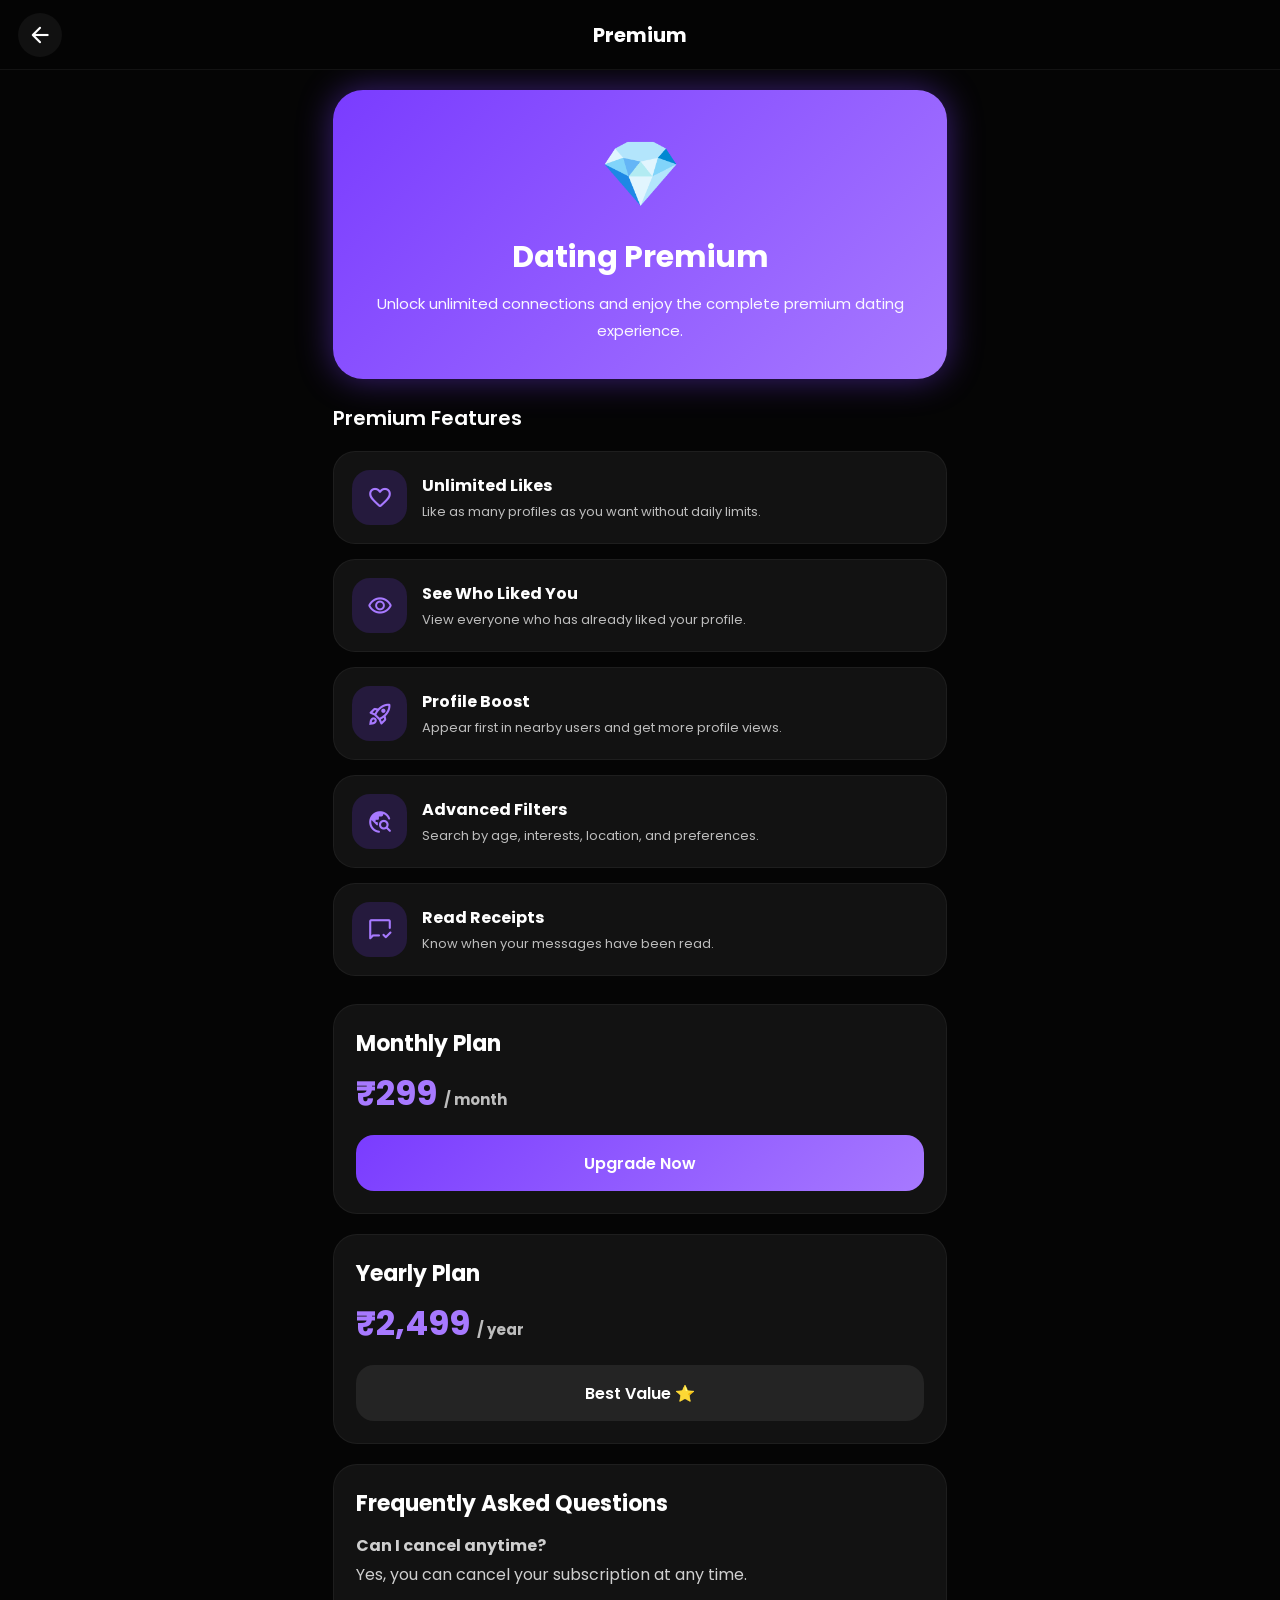
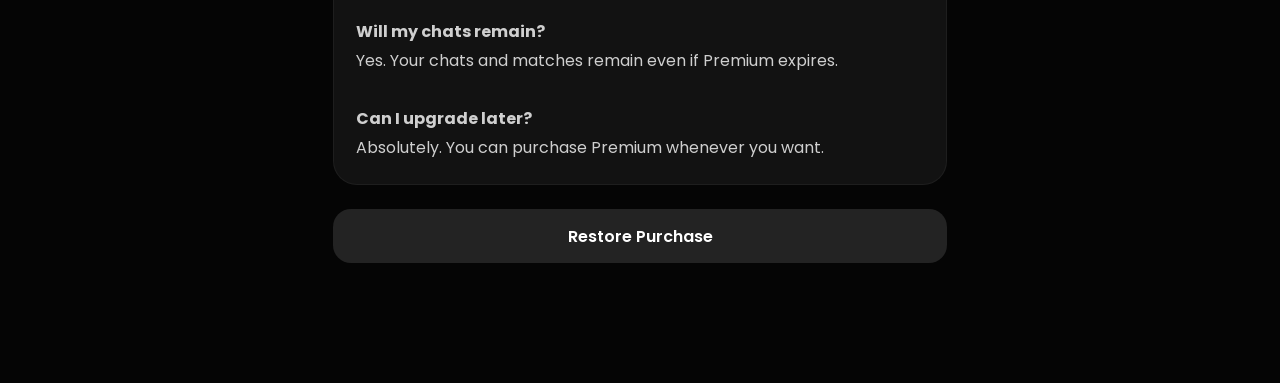
<file: premium.html>
<!DOCTYPE html>
<html lang="en">

<head>

<meta charset="UTF-8">
<meta name="viewport" content="width=device-width, initial-scale=1.0">

<title>Premium</title>

<link rel="preconnect" href="https://fonts.googleapis.com">
<link rel="preconnect" href="https://fonts.gstatic.com" crossorigin>

<link href="https://fonts.googleapis.com/css2?family=Poppins:wght@300;400;500;600;700&display=swap" rel="stylesheet">

<link href="https://fonts.googleapis.com/css2?family=Material+Symbols+Rounded" rel="stylesheet">

<style>

*{
margin:0;
padding:0;
box-sizing:border-box;
font-family:'Poppins',sans-serif;
}

:root{

--bg:#050505;
--card:#121212;
--purple:#7A3CFF;
--purple2:#A779FF;
--text:#fff;
--grey:#9d9d9d;

}

body{

background:var(--bg);
color:var(--text);
overflow-x:hidden;

}

button{

border:none;
cursor:pointer;

}

.material-symbols-rounded{

font-size:26px;
color:white;

}

.top-bar{

position:fixed;

top:0;
left:0;

width:100%;
height:70px;

display:flex;
align-items:center;
justify-content:space-between;

padding:0 18px;

background:rgba(5,5,5,.92);

backdrop-filter:blur(18px);

border-bottom:1px solid rgba(255,255,255,.06);

z-index:999;

}

.icon-btn{

width:44px;
height:44px;

display:flex;
align-items:center;
justify-content:center;

border-radius:50%;

background:rgba(255,255,255,.05);

}

.title{

font-size:20px;

font-weight:700;

}

main{

padding:90px 18px 120px;

}

.hero{

background:linear-gradient(135deg,#7A3CFF,#A779FF);

border-radius:30px;

padding:35px 22px;

text-align:center;

box-shadow:0 0 35px rgba(122,60,255,.45);

margin-bottom:24px;

}

.hero span{

font-size:65px;

display:block;

margin-bottom:12px;

}

.hero h1{

font-size:30px;

margin-bottom:10px;

}

.hero p{

font-size:15px;

line-height:1.8;

opacity:.95;

}

.section-title{

font-size:20px;

font-weight:600;

margin-bottom:18px;

}

.feature{

display:flex;

align-items:center;

gap:15px;

padding:18px;

margin-bottom:15px;

background:#121212;

border-radius:22px;

border:1px solid rgba(255,255,255,.05);

}

.feature-icon{

width:55px;

height:55px;

display:flex;

align-items:center;

justify-content:center;

border-radius:18px;

background:rgba(122,60,255,.18);

}

.feature-icon .material-symbols-rounded{

color:#A779FF;

}

.feature h3{

font-size:16px;

margin-bottom:4px;

}

.feature p{

font-size:13px;

color:#bdbdbd;

line-height:1.6;

}

.plan{

margin-top:28px;

background:#121212;

border-radius:24px;

border:1px solid rgba(255,255,255,.05);

padding:22px;

}

.plan h2{

font-size:22px;

margin-bottom:8px;

}

.price{

font-size:34px;

font-weight:700;

color:#A779FF;

margin-bottom:16px;

}

.price small{

font-size:15px;

color:#bdbdbd;

}

@media(min-width:768px){

body{

max-width:650px;

margin:auto;

}

}
</style>

</head>

<body>

<header class="top-bar">

<button class="icon-btn" onclick="history.back()">

<span class="material-symbols-rounded">
arrow_back
</span>

</button>

<div class="title">

Premium

</div>

<div style="width:44px;"></div>

</header>

<main>

<div class="hero">

<span>💎</span>

<h1>Dating Premium</h1>

<p>

Unlock unlimited connections and enjoy the complete premium dating experience.

</p>

</div>

<div class="section-title">

Premium Features

</div>

<div class="feature">

<div class="feature-icon">

<span class="material-symbols-rounded">

favorite

</span>

</div>

<div>

<h3>Unlimited Likes</h3>

<p>Like as many profiles as you want without daily limits.</p>

</div>

</div>

<div class="feature">

<div class="feature-icon">

<span class="material-symbols-rounded">

visibility

</span>

</div>

<div>

<h3>See Who Liked You</h3>

<p>View everyone who has already liked your profile.</p>

</div>

</div>

<div class="feature">

<div class="feature-icon">

<span class="material-symbols-rounded">

rocket_launch

</span>

</div>

<div>

<h3>Profile Boost</h3>

<p>Appear first in nearby users and get more profile views.</p>

</div>

</div>

<div class="feature">

<div class="feature-icon">

<span class="material-symbols-rounded">

travel_explore

</span>

</div>

<div>

<h3>Advanced Filters</h3>

<p>Search by age, interests, location, and preferences.</p>

</div>

</div>

<div class="feature">

<div class="feature-icon">

<span class="material-symbols-rounded">

mark_chat_read

</span>

</div>

<div>

<h3>Read Receipts</h3>

<p>Know when your messages have been read.</p>

</div>

</div>

<div class="plan">

<h2>Monthly Plan</h2>

<div class="price">

₹299 <small>/ month</small>

</div>

<button style="width:100%;height:56px;border-radius:18px;background:linear-gradient(135deg,#7A3CFF,#A779FF);color:#fff;font-size:16px;font-weight:600;">

Upgrade Now

</button>

</div>

<div class="plan" style="margin-top:20px;">

<h2>Yearly Plan</h2>

<div class="price">

₹2,499 <small>/ year</small>

</div>

<button style="width:100%;height:56px;border-radius:18px;background:#242424;color:#fff;font-size:16px;font-weight:600;">

Best Value ⭐

</button>

</div>

<div class="plan" style="margin-top:20px;">

<h2>Frequently Asked Questions</h2>

<p style="margin-top:12px;color:#cfcfcf;line-height:1.8;">

<b>Can I cancel anytime?</b><br>
Yes, you can cancel your subscription at any time.

<br><br>

<b>Will my chats remain?</b><br>
Yes. Your chats and matches remain even if Premium expires.

<br><br>

<b>Can I upgrade later?</b><br>
Absolutely. You can purchase Premium whenever you want.

</p>

</div>

<button style="width:100%;height:54px;margin-top:24px;border-radius:18px;background:#232323;color:white;font-size:16px;font-weight:600;">

Restore Purchase

</button>

</main>

</body>

</html>
</file>
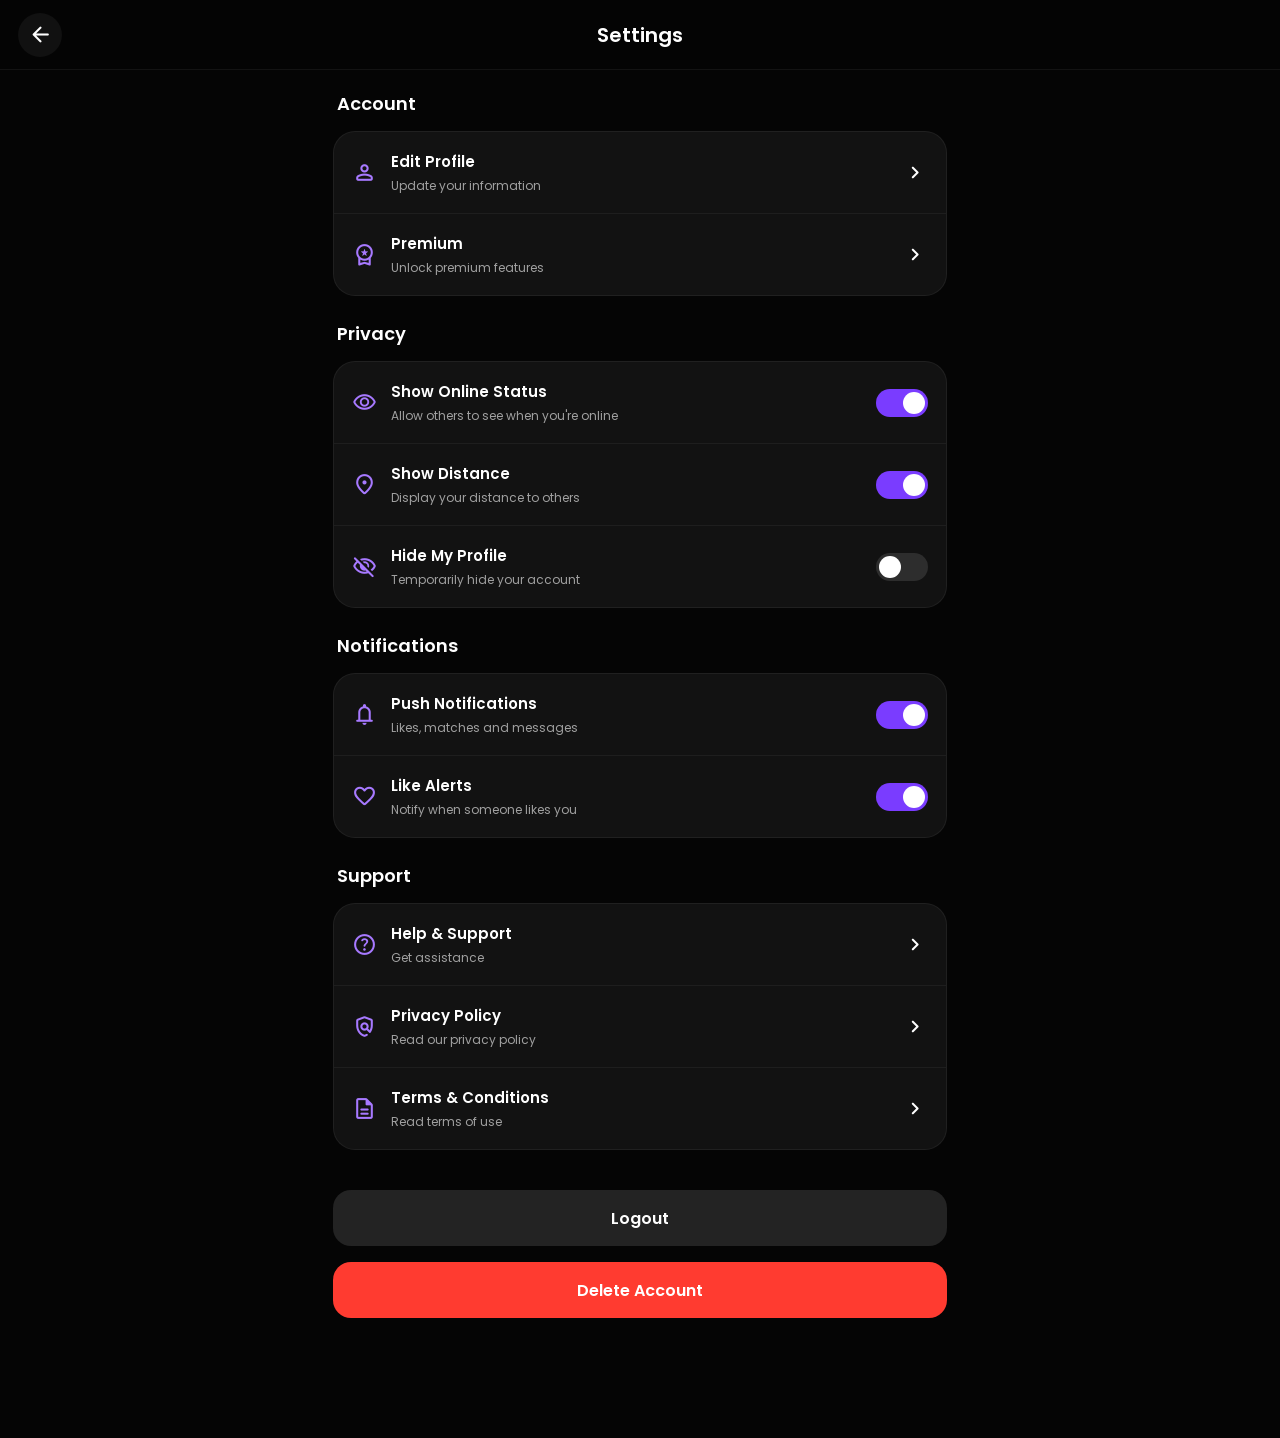
<file: settings.html>
<!DOCTYPE html>
<html lang="en">

<head>

<meta charset="UTF-8">
<meta name="viewport" content="width=device-width, initial-scale=1.0">

<title>Settings</title>

<link rel="preconnect" href="https://fonts.googleapis.com">
<link rel="preconnect" href="https://fonts.gstatic.com" crossorigin>

<link href="https://fonts.googleapis.com/css2?family=Poppins:wght@300;400;500;600;700&display=swap" rel="stylesheet">

<link href="https://fonts.googleapis.com/css2?family=Material+Symbols+Rounded" rel="stylesheet">

<style>

*{
margin:0;
padding:0;
box-sizing:border-box;
font-family:'Poppins',sans-serif;
}

:root{

--bg:#050505;
--card:#121212;
--purple:#7A3CFF;
--purple2:#A779FF;
--text:#ffffff;
--grey:#A0A0A0;
--border:rgba(255,255,255,.06);

}

body{

background:var(--bg);
color:var(--text);
overflow-x:hidden;

}

button{

border:none;
outline:none;
cursor:pointer;

}

a{

text-decoration:none;
color:inherit;

}

.material-symbols-rounded{

font-size:25px;
color:#fff;

}

::-webkit-scrollbar{

width:5px;

}

::-webkit-scrollbar-thumb{

background:var(--purple);
border-radius:20px;

}

/* ==========================
APP BAR
========================== */

.top-bar{

position:fixed;

top:0;
left:0;

width:100%;
height:70px;

display:flex;
align-items:center;
justify-content:space-between;

padding:0 18px;

background:rgba(5,5,5,.92);

backdrop-filter:blur(20px);

border-bottom:1px solid var(--border);

z-index:999;

}

.title{

font-size:20px;
font-weight:600;

}

.icon-btn{

width:44px;
height:44px;

display:flex;
align-items:center;
justify-content:center;

border-radius:50%;

background:rgba(255,255,255,.05);

transition:.3s;

}

.icon-btn:hover{

background:rgba(122,60,255,.18);

box-shadow:0 0 20px rgba(122,60,255,.35);

}

/* ==========================
MAIN
========================== */

main{

padding:90px 18px 120px;

}

/* ==========================
SETTING SECTION
========================== */

.section{

margin-bottom:24px;

}

.section-title{

font-size:18px;

font-weight:600;

margin-bottom:14px;

padding-left:4px;

}

.card{

background:var(--card);

border:1px solid var(--border);

border-radius:22px;

overflow:hidden;

}

/* ==========================
SETTING ITEM
========================== */

.item{

display:flex;

align-items:center;

justify-content:space-between;

padding:18px;

border-bottom:1px solid rgba(255,255,255,.05);

transition:.3s;

}

.item:last-child{

border-bottom:none;

}

.item:hover{

background:rgba(122,60,255,.08);

}

.left{

display:flex;

align-items:center;

gap:14px;

}

.left .material-symbols-rounded{

color:#A779FF;

}

.text h4{

font-size:15px;

font-weight:600;

margin-bottom:4px;

}

.text p{

font-size:12px;

color:#A0A0A0;

}

/* ==========================
TOGGLE SWITCH
========================== */

.switch{

position:relative;

display:inline-block;

width:52px;

height:28px;

}

.switch input{

display:none;

}

.slider{

position:absolute;

inset:0;

background:#2d2d2d;

border-radius:30px;

transition:.3s;

}

.slider:before{

content:"";

position:absolute;

height:22px;

width:22px;

left:3px;

top:3px;

background:white;

border-radius:50%;

transition:.3s;

}

input:checked + .slider{

background:#7A3CFF;

}

input:checked + .slider:before{

transform:translateX(24px);

}

/* ==========================
BUTTONS
========================== */

.logout-btn,
.delete-btn{

width:100%;

height:56px;

margin-top:16px;

border-radius:18px;

font-size:16px;

font-weight:600;

}

.logout-btn{

background:#232323;

color:#fff;

}

.delete-btn{

background:#ff3b30;

color:#fff;

}

@media(min-width:768px){

body{

max-width:650px;

margin:auto;

}

}
  </style>

</head>

<body>

<header class="top-bar">

<button class="icon-btn" onclick="history.back()">

<span class="material-symbols-rounded">
arrow_back
</span>

</button>

<div class="title">
Settings
</div>

<div style="width:44px;"></div>

</header>

<main>

<!-- Account -->

<div class="section">

<div class="section-title">
Account
</div>

<div class="card">

<a class="item" href="editprofile.html">

<div class="left">

<span class="material-symbols-rounded">
person
</span>

<div class="text">

<h4>Edit Profile</h4>

<p>Update your information</p>

</div>

</div>

<span class="material-symbols-rounded">
chevron_right
</span>

</a>

<a class="item" href="premium.html">

<div class="left">

<span class="material-symbols-rounded">
workspace_premium
</span>

<div class="text">

<h4>Premium</h4>

<p>Unlock premium features</p>

</div>

</div>

<span class="material-symbols-rounded">
chevron_right
</span>

</a>

</div>

</div>

<!-- Privacy -->

<div class="section">

<div class="section-title">
Privacy
</div>

<div class="card">

<div class="item">

<div class="left">

<span class="material-symbols-rounded">
visibility
</span>

<div class="text">

<h4>Show Online Status</h4>

<p>Allow others to see when you're online</p>

</div>

</div>

<label class="switch">

<input type="checkbox" checked>

<span class="slider"></span>

</label>

</div>

<div class="item">

<div class="left">

<span class="material-symbols-rounded">
location_on
</span>

<div class="text">

<h4>Show Distance</h4>

<p>Display your distance to others</p>

</div>

</div>

<label class="switch">

<input type="checkbox" checked>

<span class="slider"></span>

</label>

</div>

<div class="item">

<div class="left">

<span class="material-symbols-rounded">
visibility_off
</span>

<div class="text">

<h4>Hide My Profile</h4>

<p>Temporarily hide your account</p>

</div>

</div>

<label class="switch">

<input type="checkbox">

<span class="slider"></span>

</label>

</div>

</div>

</div>

<!-- Notifications -->

<div class="section">

<div class="section-title">
Notifications
</div>

<div class="card">

<div class="item">

<div class="left">

<span class="material-symbols-rounded">
notifications
</span>

<div class="text">

<h4>Push Notifications</h4>

<p>Likes, matches and messages</p>

</div>

</div>

<label class="switch">

<input type="checkbox" checked>

<span class="slider"></span>

</label>

</div>

<div class="item">

<div class="left">

<span class="material-symbols-rounded">
favorite
</span>

<div class="text">

<h4>Like Alerts</h4>

<p>Notify when someone likes you</p>

</div>

</div>

<label class="switch">

<input type="checkbox" checked>

<span class="slider"></span>

</label>

</div>

</div>

</div>

<!-- Support -->

<div class="section">

<div class="section-title">
Support
</div>

<div class="card">

<a class="item" href="#">

<div class="left">

<span class="material-symbols-rounded">
help
</span>

<div class="text">

<h4>Help & Support</h4>

<p>Get assistance</p>

</div>

</div>

<span class="material-symbols-rounded">
chevron_right
</span>

</a>

<a class="item" href="#">

<div class="left">

<span class="material-symbols-rounded">
policy
</span>

<div class="text">

<h4>Privacy Policy</h4>

<p>Read our privacy policy</p>

</div>

</div>

<span class="material-symbols-rounded">
chevron_right
</span>

</a>

<a class="item" href="#">

<div class="left">

<span class="material-symbols-rounded">
description
</span>

<div class="text">

<h4>Terms & Conditions</h4>

<p>Read terms of use</p>

</div>

</div>

<span class="material-symbols-rounded">
chevron_right
</span>

</a>

</div>

</div>

<button class="logout-btn">

Logout

</button>

<button class="delete-btn">

Delete Account

</button>

</main>

</body>

</html>
</file>
